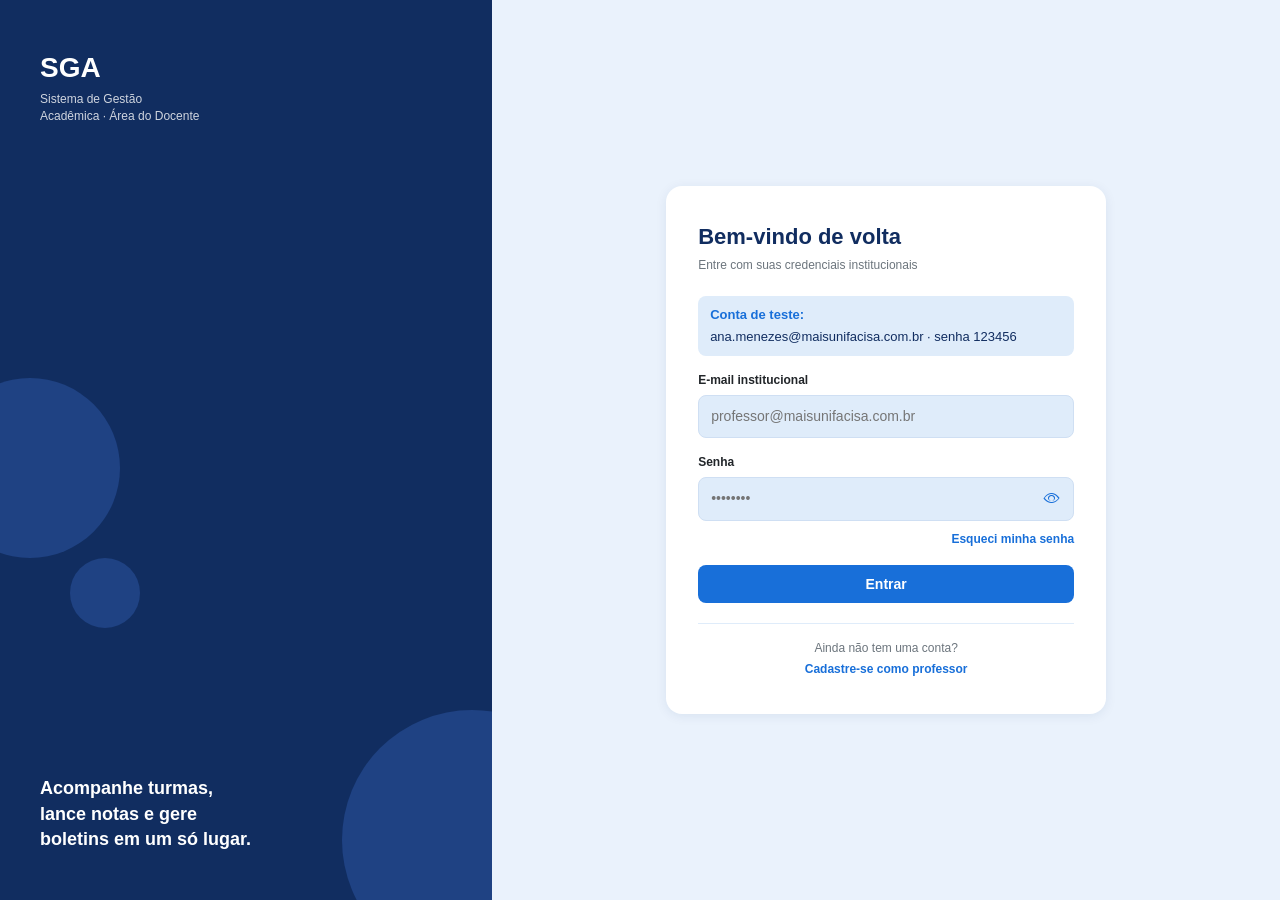
<file: index.html>
<!DOCTYPE html>
<html lang="pt-BR">
<head>
  <meta charset="UTF-8">
  <meta name="viewport" content="width=device-width, initial-scale=1">
  <title>SGA - Login</title>
  <link rel="icon" href="data:,">
  <link rel="stylesheet" href="https://cdn.jsdelivr.net/npm/bootstrap-icons@1.11.3/font/bootstrap-icons.css">
  <link rel="stylesheet" href="css/style.css">
</head>
<body>
  <main class="auth">
    <aside class="auth-lateral">
      <div>
        <h1>SGA</h1>
        <p class="sub">Sistema de Gestão<br>Acadêmica · Área do Docente</p>
      </div>
      <p class="frase">Acompanhe turmas, lance notas e gere boletins em um só lugar.</p>
      <span class="bola b1"></span><span class="bola b2"></span><span class="bola b3"></span>
    </aside>

    <section class="auth-conteudo">
      <form class="auth-cartao" id="form-login" novalidate>
        <h2>Bem-vindo de volta</h2>
        <p class="descricao">Entre com suas credenciais institucionais</p>

        <div id="aviso"></div>
        <div class="aviso dica">
          <strong>Conta de teste:</strong> ana.menezes@maisunifacisa.com.br · senha 123456
        </div>

        <div class="campo">
          <label for="email">E-mail institucional</label>
          <input type="email" id="email" placeholder="professor@maisunifacisa.com.br" autocomplete="username">
        </div>

        <div class="campo">
          <label for="senha">Senha</label>
          <div class="senha-wrap">
            <input type="password" id="senha" placeholder="••••••••" autocomplete="current-password">
            <button type="button" id="ver-senha" aria-label="Mostrar senha"><i class="bi bi-eye"></i></button>
          </div>
        </div>

        <p class="link-direita"><a href="#" id="esqueci">Esqueci minha senha</a></p>
        <button class="btn btn-bloco" type="submit">Entrar</button>

        <div class="auth-rodape">
          Ainda não tem uma conta?
          <a href="cadastro.html">Cadastre-se como professor</a>
        </div>
      </form>
    </section>
  </main>

  <script src="js/calculo.js"></script>
  <script src="js/dados.js"></script>
  <script src="js/storage.js"></script>
  <script src="js/auth.js"></script>
</body>
</html>
</file>
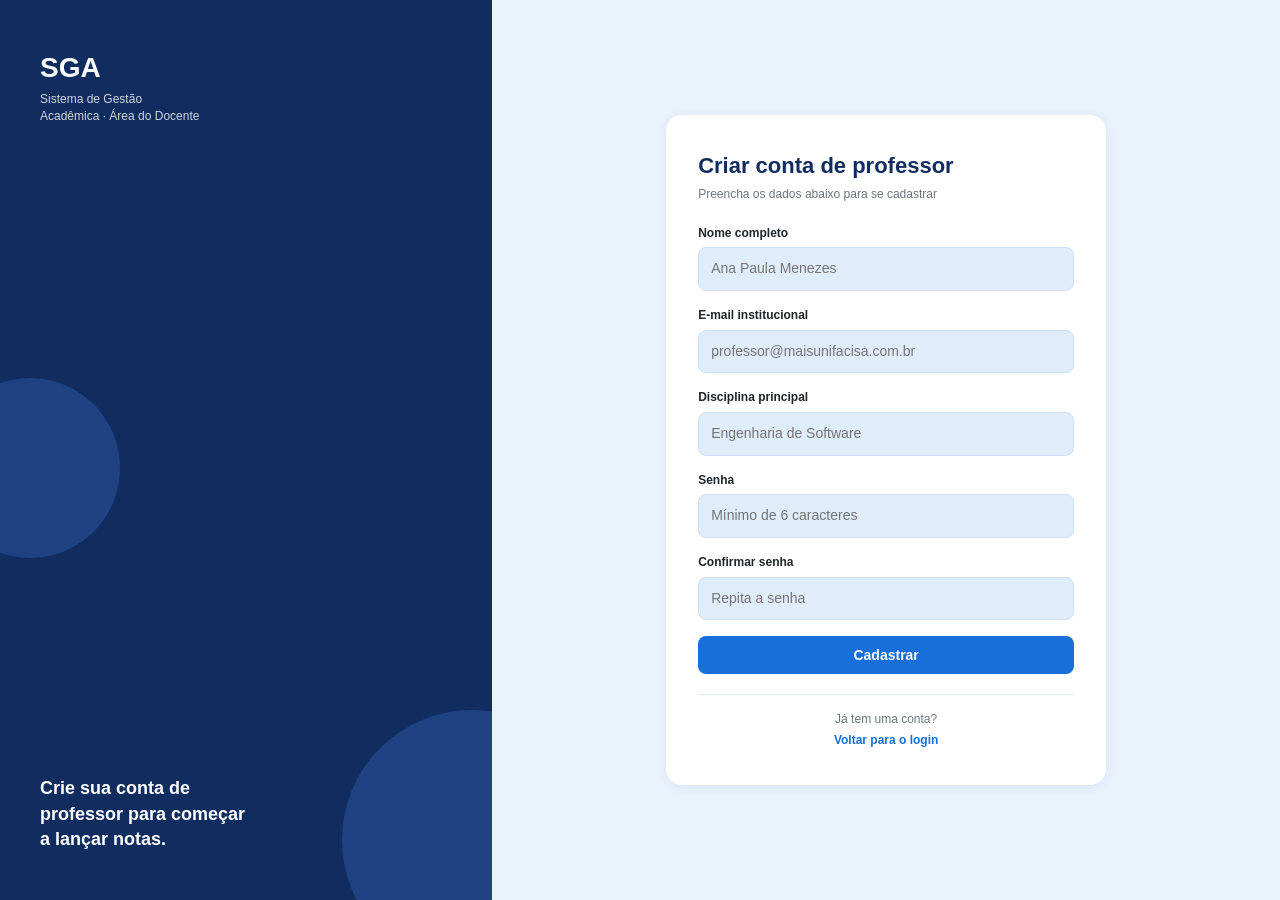
<file: cadastro.html>
<!DOCTYPE html>
<html lang="pt-BR">
<head>
  <meta charset="UTF-8">
  <meta name="viewport" content="width=device-width, initial-scale=1">
  <title>SGA - Cadastro</title>
  <link rel="icon" href="data:,">
  <link rel="stylesheet" href="https://cdn.jsdelivr.net/npm/bootstrap-icons@1.11.3/font/bootstrap-icons.css">
  <link rel="stylesheet" href="css/style.css">
</head>
<body>
  <main class="auth">
    <aside class="auth-lateral">
      <div>
        <h1>SGA</h1>
        <p class="sub">Sistema de Gestão<br>Acadêmica · Área do Docente</p>
      </div>
      <p class="frase">Crie sua conta de professor para começar a lançar notas.</p>
      <span class="bola b1"></span><span class="bola b3"></span>
    </aside>

    <section class="auth-conteudo">
      <form class="auth-cartao" id="form-cadastro" novalidate>
        <h2>Criar conta de professor</h2>
        <p class="descricao">Preencha os dados abaixo para se cadastrar</p>

        <div id="aviso"></div>

        <div class="campo">
          <label for="nome">Nome completo</label>
          <input type="text" id="nome" placeholder="Ana Paula Menezes" autocomplete="name">
          <div class="erro"></div>
        </div>
        <div class="campo">
          <label for="email">E-mail institucional</label>
          <input type="email" id="email" placeholder="professor@maisunifacisa.com.br" autocomplete="email">
          <div class="erro"></div>
        </div>
        <div class="campo">
          <label for="disciplina">Disciplina principal</label>
          <input type="text" id="disciplina" placeholder="Engenharia de Software">
          <div class="erro"></div>
        </div>
        <div class="campo">
          <label for="senha">Senha</label>
          <input type="password" id="senha" placeholder="Mínimo de 6 caracteres" autocomplete="new-password">
          <div class="erro"></div>
        </div>
        <div class="campo">
          <label for="confirmar">Confirmar senha</label>
          <input type="password" id="confirmar" placeholder="Repita a senha" autocomplete="new-password">
          <div class="erro"></div>
        </div>

        <button class="btn btn-bloco" type="submit">Cadastrar</button>

        <div class="auth-rodape">
          Já tem uma conta?
          <a href="index.html">Voltar para o login</a>
        </div>
      </form>
    </section>
  </main>

  <script src="js/calculo.js"></script>
  <script src="js/dados.js"></script>
  <script src="js/storage.js"></script>
  <script src="js/auth.js"></script>
</body>
</html>
</file>
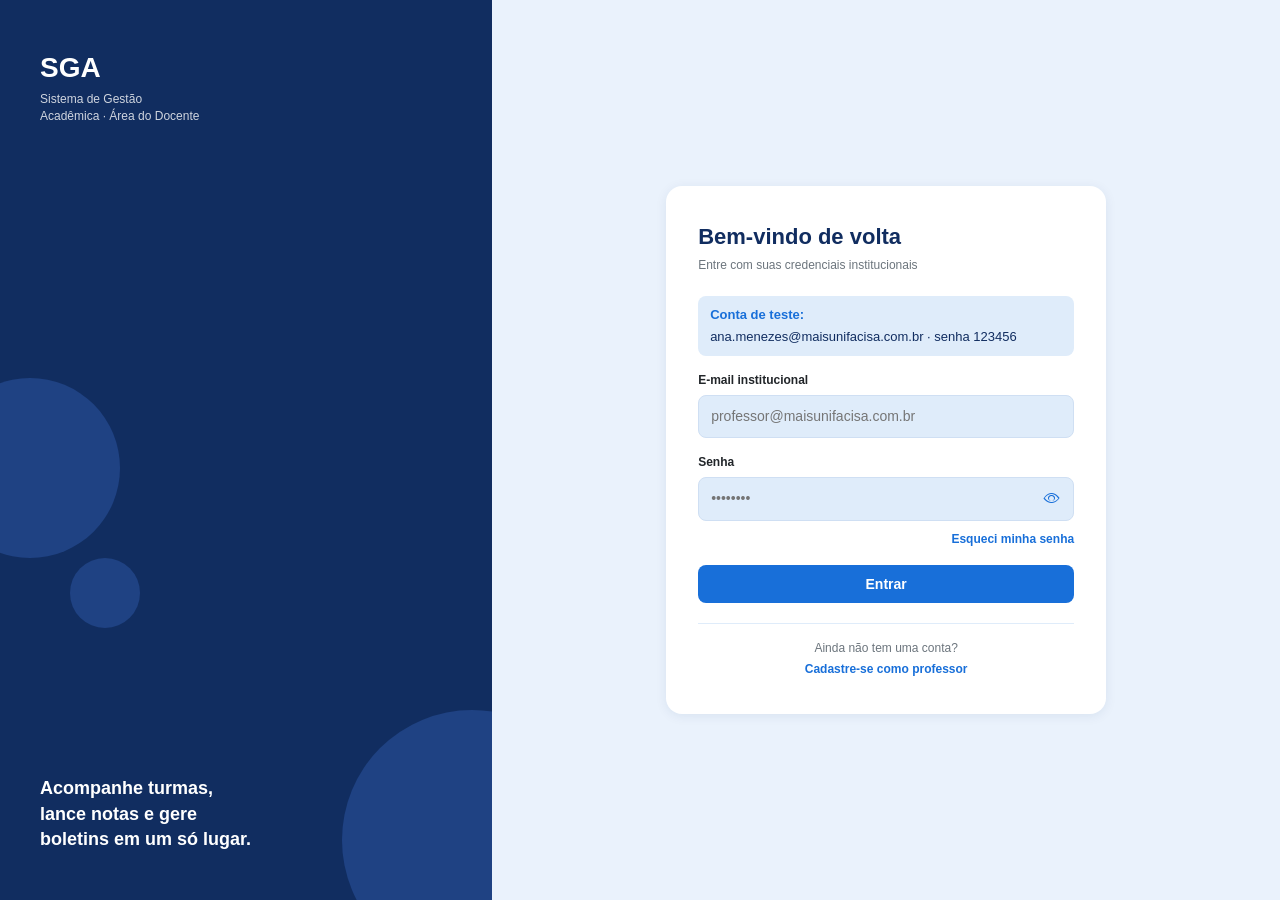
<file: home.html>
<!DOCTYPE html>
<html lang="pt-BR">
<head>
  <meta charset="UTF-8">
  <meta name="viewport" content="width=device-width, initial-scale=1">
  <title>SGA - Home</title>
  <link rel="icon" href="data:,">
  <link rel="stylesheet" href="https://cdn.jsdelivr.net/npm/bootstrap-icons@1.11.3/font/bootstrap-icons.css">
  <link rel="stylesheet" href="css/style.css">
</head>
<body>
  <div class="app">
    <aside class="sidebar">
      <div class="marca">
        <div class="logo">F</div>
        <div><strong>SGA</strong><small>Docente</small></div>
      </div>

      <nav class="nav">
        <button data-view="turmas" class="ativo"><i class="bi bi-people"></i> Minhas turmas</button>
        <button data-view="perfil"><i class="bi bi-person-circle"></i> Meu perfil</button>
        <button id="btn-sair"><i class="bi bi-box-arrow-right"></i> Sair</button>
      </nav>

      <div class="sidebar-rodape">
        <div class="avatar pequeno" data-avatar></div>
        <div><strong id="lateral-nome"></strong><small>Professor(a)</small></div>
      </div>
    </aside>

    <div class="principal">
      <header class="cabecalho">
        <div>
          <h1 id="titulo">Minhas turmas</h1>
          <p id="subtitulo">Selecione uma turma para ver o diário de notas</p>
        </div>
        <button class="avatar" data-avatar id="atalho-perfil" title="Meu perfil" aria-label="Meu perfil"></button>
      </header>

      <main class="conteudo" id="conteudo"></main>
    </div>
  </div>

  <div class="toast" id="toast" role="status"></div>

  <script src="js/calculo.js"></script>
  <script src="js/dados.js"></script>
  <script src="js/storage.js"></script>
  <script src="js/home.js"></script>
</body>
</html>
</file>
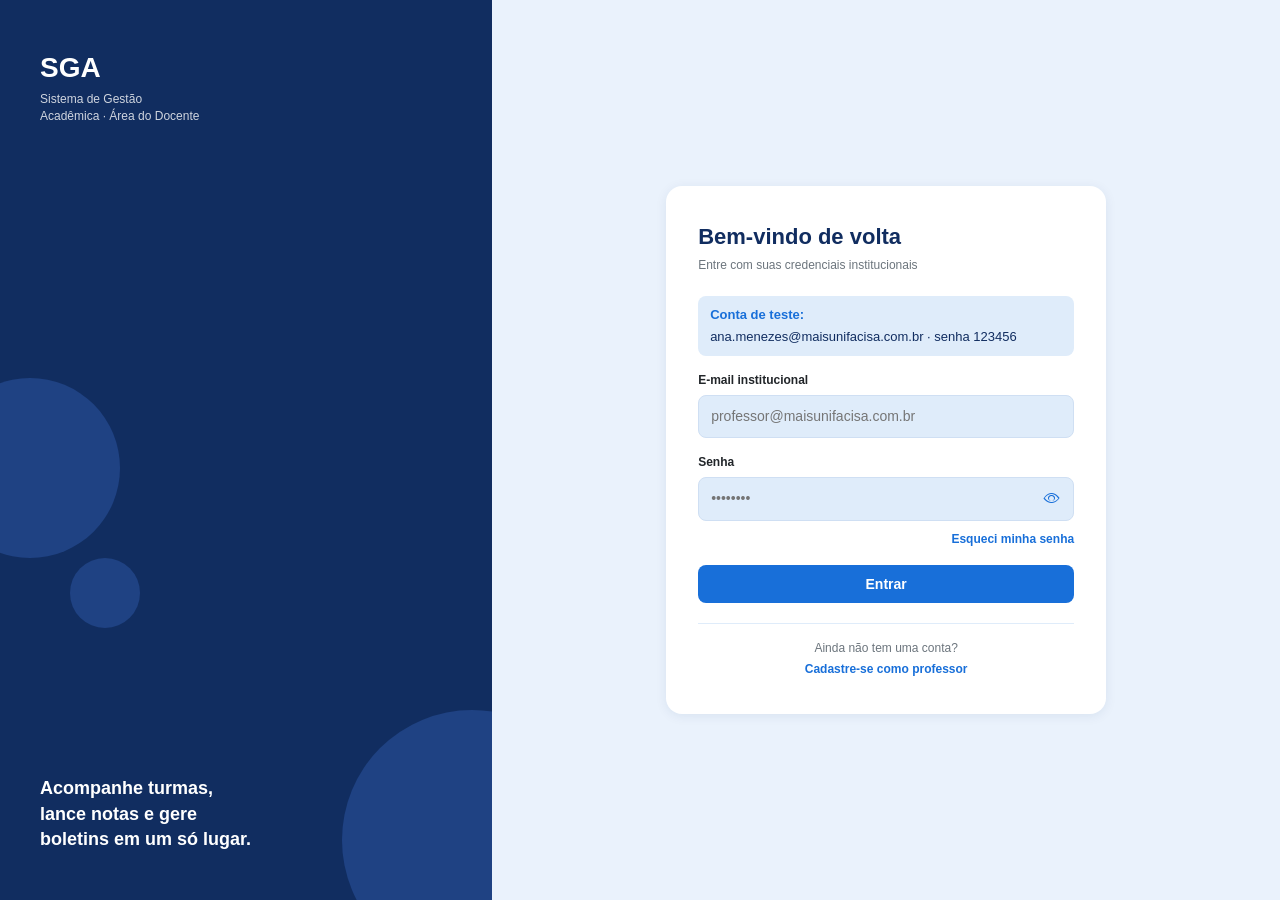
<file: perfil.html>
<!DOCTYPE html>
<html lang="pt-BR">
<head>
  <meta charset="UTF-8">
  <title>SGA - Meu perfil</title>
  <link rel="icon" href="data:,">
  <!-- O perfil é uma visão da home; esta página só redireciona para ela. -->
  <meta http-equiv="refresh" content="0; url=home.html#perfil">
  <script>location.replace('home.html#perfil');</script>
</head>
<body>
  <p>Redirecionando para o perfil... <a href="home.html#perfil">clique aqui</a> se não for automático.</p>
</body>
</html>
</file>
<file: css/style.css>
/* ==========================================================
   SGA - estilos globais
   Paleta conforme seção 4 do enunciado
   ========================================================== */

:root {
  --azul-marinho: #112D60;
  --azul-principal: #186FD9;
  --azul-claro: #DFECFA;
  --verde: #279E5B;
  --vermelho: #E63946;
  --ambar: #F0A019;
  --cinza-escuro: #212529;
  --cinza-medio: #6C757D;
  --branco: #fff;
  --borda: #cfdff3;
  --sombra: 0 2px 12px rgba(17, 45, 96, .08);
  --raio: 12px;
}

* { box-sizing: border-box; margin: 0; padding: 0; }

body {
  font-family: 'Inter', 'Segoe UI', Roboto, Arial, sans-serif;
  color: var(--cinza-escuro);
  background: #eaf2fc;
  font-size: 14px;
  line-height: 1.4;
}

button { font-family: inherit; cursor: pointer; }
a { color: var(--azul-principal); text-decoration: none; font-weight: 600; }
a:hover { text-decoration: underline; }
h1, h2, h3 { color: var(--azul-marinho); }

/* ---------- Botões e campos ---------- */

.btn {
  border: none; border-radius: 8px; padding: 11px 18px; font-weight: 600; font-size: 14px;
  background: var(--azul-principal); color: #fff; transition: filter .15s;
}
.btn:hover { filter: brightness(1.1); }
.btn-secundario { background: #fff; color: var(--cinza-escuro); border: 1px solid var(--borda); }
.btn-perigo { background: #fff; color: var(--vermelho); border: 1px solid var(--vermelho); }
.btn-bloco { width: 100%; }

.campo { margin-bottom: 16px; }
.campo label { display: block; font-weight: 600; font-size: 12px; margin-bottom: 6px; }
.campo input, .campo select {
  width: 100%; padding: 11px 12px; border: 1px solid var(--borda); border-radius: 8px;
  background: var(--azul-claro); font: inherit; color: var(--cinza-escuro);
}
.campo input:focus, .campo select:focus { outline: 2px solid var(--azul-principal); background: #fff; }
.campo input[readonly] { opacity: .7; cursor: not-allowed; }
.campo .erro { color: var(--vermelho); font-size: 12px; margin-top: 4px; min-height: 0; }
.campo.invalido input { border-color: var(--vermelho); }

.senha-wrap { position: relative; }
.senha-wrap input { padding-right: 44px; }
.senha-wrap button {
  position: absolute; right: 8px; top: 50%; transform: translateY(-50%);
  background: none; border: none; color: var(--azul-principal); font-size: 16px; padding: 4px 6px;
}

/* ---------- Telas de autenticação ---------- */

.auth { display: grid; grid-template-columns: 1fr 1.6fr; min-height: 100vh; }

.auth-lateral {
  background: var(--azul-marinho); color: #fff; padding: 48px 40px; position: relative; overflow: hidden;
  display: flex; flex-direction: column; justify-content: space-between;
}
.auth-lateral h1 { color: #fff; font-size: 28px; }
.auth-lateral .sub { opacity: .8; font-size: 12px; margin-top: 4px; }
.auth-lateral .frase { font-weight: 700; font-size: 18px; max-width: 220px; position: relative; z-index: 2; }
.auth-lateral .bola { position: absolute; border-radius: 50%; background: #1f4283; }
.bola.b1 { width: 180px; height: 180px; left: -60px; top: 42%; }
.bola.b2 { width: 70px; height: 70px; left: 70px; top: 62%; }
.bola.b3 { width: 260px; height: 260px; right: -110px; bottom: -70px; }

.auth-conteudo { display: flex; align-items: center; justify-content: center; padding: 32px 16px; }
.auth-cartao {
  background: #fff; border-radius: 16px; padding: 36px 32px; width: 100%; max-width: 440px; box-shadow: var(--sombra);
}
.auth-cartao h2 { font-size: 22px; margin-bottom: 4px; }
.auth-cartao .descricao { color: var(--cinza-medio); font-size: 12px; margin-bottom: 22px; }
.auth-rodape { text-align: center; margin-top: 20px; padding-top: 16px; border-top: 1px solid var(--azul-claro); font-size: 12px; color: var(--cinza-medio); }
.auth-rodape a { display: block; margin-top: 4px; }
.link-direita { text-align: right; margin: -6px 0 18px; font-size: 12px; }

.aviso { padding: 10px 12px; border-radius: 8px; font-size: 13px; margin-bottom: 16px; }
.aviso.erro { background: #fdecee; color: var(--vermelho); border: 1px solid #f6bcc1; }
.aviso.ok { background: #e6f5ec; color: var(--verde); border: 1px solid #b4e0c6; }
.aviso.dica { background: var(--azul-claro); color: var(--azul-marinho); }

/* ---------- Layout interno (home) ---------- */

.app { display: grid; grid-template-columns: 240px 1fr; min-height: 100vh; }

.sidebar {
  background: var(--azul-marinho); color: #fff; padding: 20px 14px;
  display: flex; flex-direction: column; position: sticky; top: 0; height: 100vh;
}
.marca { display: flex; align-items: center; gap: 10px; padding: 0 8px 22px; }
.marca .logo { width: 34px; height: 34px; border-radius: 50%; background: #fff; color: var(--azul-marinho); display: grid; place-items: center; font-weight: 800; }
.marca strong { display: block; font-size: 16px; }
.marca small { opacity: .7; font-size: 11px; }

.nav { display: flex; flex-direction: column; gap: 4px; }
.nav button {
  background: none; border: none; color: #cfdcf3; text-align: left; padding: 11px 12px; border-radius: 8px;
  font-size: 14px; display: flex; align-items: center; gap: 10px;
}
.nav button:hover { background: rgba(255, 255, 255, .08); }
.nav button.ativo { background: var(--azul-principal); color: #fff; font-weight: 600; }

.sidebar-rodape { margin-top: auto; display: flex; align-items: center; gap: 10px; padding: 10px 8px; border-top: 1px solid rgba(255, 255, 255, .12); }
.sidebar-rodape strong { font-size: 13px; display: block; }
.sidebar-rodape small { opacity: .7; font-size: 11px; }

.principal { display: flex; flex-direction: column; min-width: 0; }
.cabecalho {
  background: #fff; padding: 14px 28px; display: flex; align-items: center; justify-content: space-between;
  border-bottom: 1px solid var(--borda);
}
.cabecalho h1 { font-size: 19px; }
.cabecalho p { color: var(--cinza-medio); font-size: 12px; }
.conteudo { padding: 24px 28px 40px; }

/* ---------- Avatar ---------- */

.avatar {
  width: 36px; height: 36px; border-radius: 50%; background: var(--azul-claro); color: var(--azul-marinho);
  border: 2px solid var(--azul-principal); display: grid; place-items: center; font-weight: 700; font-size: 12px;
  background-size: cover; background-position: center; flex-shrink: 0;
}
.avatar.pequeno { width: 30px; height: 30px; font-size: 11px; border-color: #fff; }
.avatar.grande { width: 120px; height: 120px; font-size: 34px; border-width: 3px; }
button.avatar { padding: 0; }

/* ---------- Cartões de turmas ---------- */

.grade-turmas { display: grid; grid-template-columns: repeat(auto-fill, minmax(230px, 1fr)); gap: 18px; }
.turma {
  background: #fff; border-radius: var(--raio); box-shadow: var(--sombra); overflow: hidden; border: none;
  text-align: left; border-top: 6px solid var(--cor, var(--azul-principal)); padding: 18px; transition: transform .15s;
}
.turma:hover { transform: translateY(-3px); }
.turma .inicial {
  width: 38px; height: 38px; border-radius: 8px; background: var(--azul-claro); color: var(--azul-marinho);
  display: grid; place-items: center; font-weight: 800; margin-bottom: 12px;
}
.turma h3 { font-size: 15px; margin-bottom: 4px; }
.turma .meta { color: var(--cinza-medio); font-size: 12px; }
.turma .abrir { display: block; text-align: right; margin-top: 12px; color: var(--azul-principal); font-weight: 700; font-size: 12px; }

.cartao { background: #fff; border-radius: var(--raio); box-shadow: var(--sombra); padding: 18px 20px; }
.dica { margin-top: 20px; }
.dica strong { color: var(--azul-principal); display: block; margin-bottom: 4px; }
.dica span { color: var(--cinza-medio); font-size: 13px; }

/* ---------- Tabela de notas ---------- */

.voltar { background: none; border: none; color: var(--azul-principal); font-weight: 700; margin-bottom: 14px; font-size: 13px; }
.tabela-wrap { background: #fff; border-radius: var(--raio); box-shadow: var(--sombra); overflow-x: auto; }
table { width: 100%; border-collapse: collapse; min-width: 860px; }
th { text-align: left; font-size: 11px; color: var(--cinza-medio); padding: 14px 10px; border-bottom: 1px solid var(--borda); text-transform: uppercase; letter-spacing: .03em; }
td { padding: 11px 10px; font-size: 13px; }
tbody tr:nth-child(odd) { background: #f3f8fe; }
td.nome { font-weight: 700; }
td.media { font-weight: 800; font-size: 15px; }

input.nota {
  width: 62px; padding: 6px 4px; text-align: center; border: 1px solid var(--borda); border-radius: 6px;
  font: inherit; background: #fff;
}
input.nota:focus { outline: 2px solid var(--azul-principal); }
input.nota.invalida { border-color: var(--vermelho); background: #fdecee; }

.badge { display: inline-block; padding: 5px 12px; border-radius: 999px; color: #fff; font-size: 11px; font-weight: 700; text-transform: uppercase; white-space: nowrap; }
.badge.aprovado { background: var(--verde); }
.badge.reprovado { background: var(--vermelho); }
.badge.final { background: var(--ambar); }
.badge.pendente { background: var(--cinza-medio); }

.btn-icone { background: none; border: none; color: var(--azul-principal); font-size: 16px; padding: 4px 8px; border-radius: 6px; }
.btn-icone:hover { background: var(--azul-claro); }

.rodape-tabela { display: flex; justify-content: space-between; align-items: center; padding: 14px 4px; flex-wrap: wrap; gap: 10px; color: var(--cinza-medio); font-size: 12px; }
.paginacao { display: flex; gap: 6px; }
.paginacao button {
  min-width: 30px; height: 30px; border: 1px solid var(--borda); border-radius: 6px; background: #fff; font-weight: 600; color: var(--cinza-escuro);
}
.paginacao button.atual { background: var(--azul-principal); color: #fff; border-color: var(--azul-principal); }
.paginacao button:disabled { opacity: .4; cursor: not-allowed; }
.paginacao span { align-self: center; padding: 0 2px; }

.legenda { display: flex; gap: 16px; flex-wrap: wrap; margin-top: 8px; font-size: 12px; color: var(--cinza-medio); }

/* ---------- Perfil ---------- */

.perfil { max-width: 640px; }
.perfil-foto { display: flex; align-items: center; gap: 24px; padding-bottom: 20px; border-bottom: 1px solid var(--azul-claro); margin-bottom: 20px; flex-wrap: wrap; }
.perfil-foto .acoes { display: flex; gap: 10px; margin-top: 10px; flex-wrap: wrap; }
.perfil-foto small { color: var(--cinza-medio); display: block; }
.foto-wrap { position: relative; }
.foto-wrap .cam {
  position: absolute; right: 2px; bottom: 2px; width: 32px; height: 32px; border-radius: 50%; border: 2px solid #fff;
  background: var(--azul-principal); color: #fff; display: grid; place-items: center;
}

/* ---------- Toast ---------- */

.toast {
  position: fixed; right: 20px; bottom: 20px; background: var(--azul-marinho); color: #fff; padding: 12px 18px;
  border-radius: 10px; box-shadow: 0 6px 24px rgba(0, 0, 0, .25); font-size: 13px; z-index: 99;
  opacity: 0; transform: translateY(10px); transition: all .25s; pointer-events: none; max-width: 320px;
}
.toast.visivel { opacity: 1; transform: none; }
.toast.erro { background: var(--vermelho); }
.toast.ok { background: var(--verde); }

/* ---------- Responsivo ---------- */

@media (max-width: 820px) {
  .auth { grid-template-columns: 1fr; }
  .auth-lateral { min-height: 160px; padding: 28px; }
  .auth-lateral .frase, .auth-lateral .bola { display: none; }
  .app { grid-template-columns: 1fr; }
  .sidebar { position: static; height: auto; flex-direction: row; flex-wrap: wrap; align-items: center; gap: 8px; }
  .marca { padding: 0 8px 0 0; }
  .nav { flex-direction: row; }
  .sidebar-rodape { display: none; }
  .conteudo { padding: 16px; }
  .cabecalho { padding: 12px 16px; }
}
</file>
